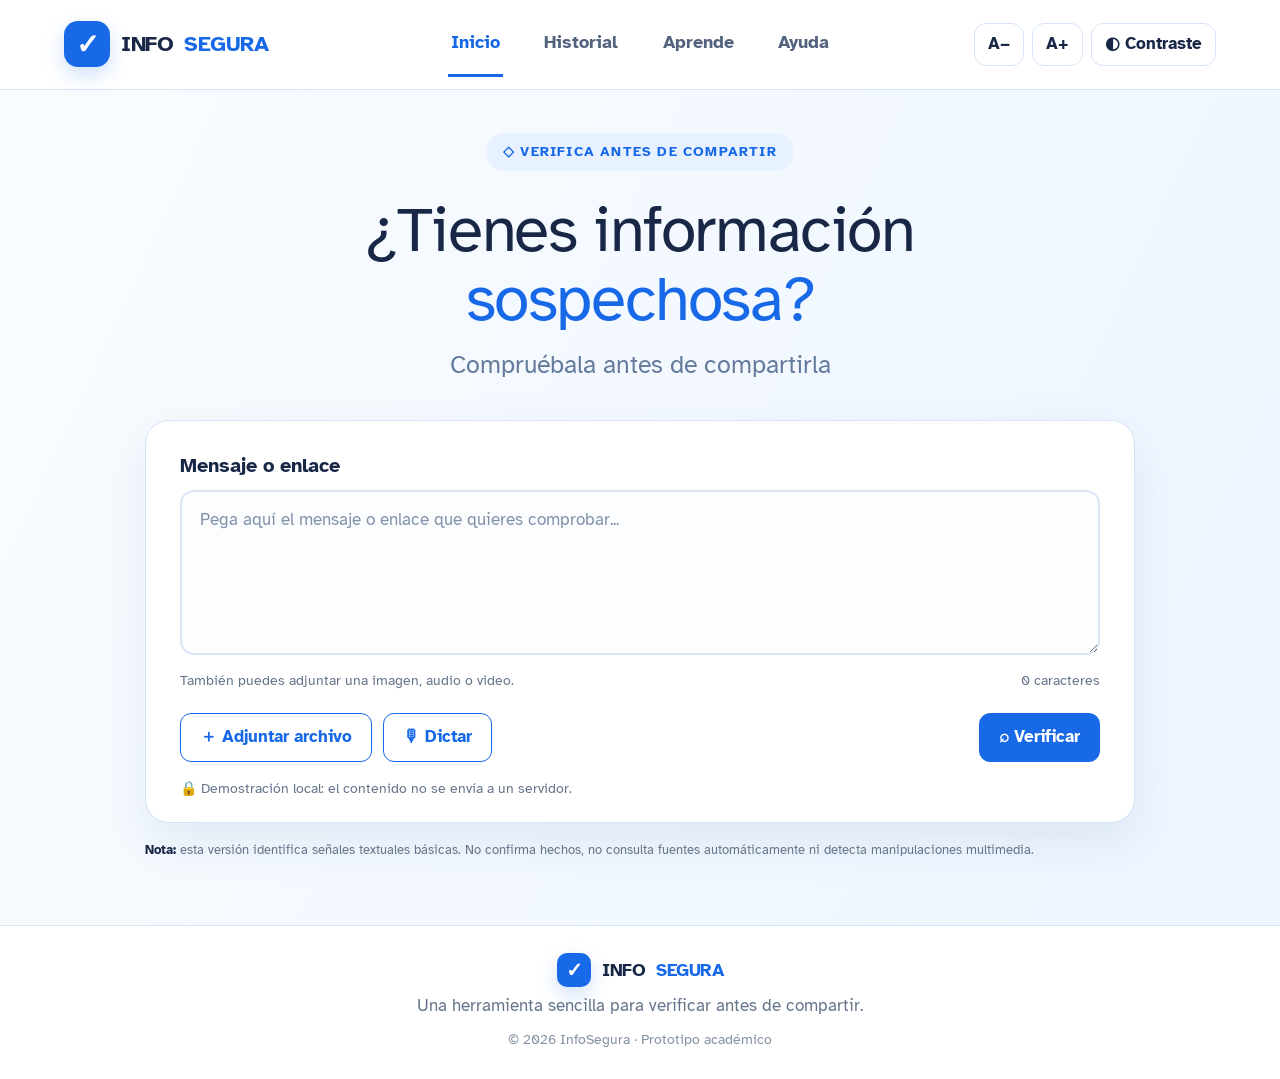
<file: index.html>
<!DOCTYPE html>
<html lang="es">
<head>
<meta charset="UTF-8"><meta name="viewport" content="width=device-width, initial-scale=1">
<meta name="description" content="InfoSegura: verifica antes de compartir.">
<title>InfoSegura</title>
<link rel="preconnect" href="https://fonts.googleapis.com">
<link href="https://fonts.googleapis.com/css2?family=Atkinson+Hyperlegible:wght@400;700&display=swap" rel="stylesheet">
<link rel="stylesheet" href="InfoSegura.css">
</head>
<body>
<a class="skip" href="#main">Saltar al contenido</a>
<header class="header">
  <a class="brand" href="#inicio"><span class="logo">✓</span> INFO<span>SEGURA</span></a>
  <button id="menuToggle" class="menu-toggle" aria-expanded="false" aria-controls="nav">☰</button>
  <nav id="nav" aria-label="Navegación principal">
    <a class="nav-link active" href="#inicio" data-page="inicio">Inicio</a>
    <a class="nav-link" href="#historial" data-page="historial">Historial</a>
    <a class="nav-link" href="#aprende" data-page="aprende">Aprende</a>
    <a class="nav-link" href="#ayuda" data-page="ayuda">Ayuda</a>
  </nav>
  <div class="access">
    <button id="fontDown" aria-label="Disminuir texto">A−</button>
    <button id="fontUp" aria-label="Aumentar texto">A+</button>
    <button id="contrast" aria-pressed="false">◐ Contraste</button>
  </div>
</header>
<main id="main">
<section id="inicio" class="page hero">
  <div class="eyebrow">◇ VERIFICA ANTES DE COMPARTIR</div>
  <h1>¿Tienes información <span>sospechosa?</span></h1>
  <p class="lead">Compruébala antes de compartirla</p>
  <form id="verifyForm" class="verify-card">
    <label for="content">Mensaje o enlace</label>
    <textarea id="content" rows="5" placeholder="Pega aquí el mensaje o enlace que quieres comprobar..." aria-describedby="inputError"></textarea>
    <div class="field-meta"><span>También puedes adjuntar una imagen, audio o video.</span><span id="counter">0 caracteres</span></div>
    <p id="inputError" class="error" role="alert" hidden></p>
    <div class="actions">
      <div class="secondary-actions">
        <label class="btn outline file-label" for="file">＋ Adjuntar archivo</label>
        <input id="file" type="file" accept="image/*,audio/*,video/*,.pdf,.txt" hidden>
        <button class="btn outline" type="button" id="dictate">🎙 Dictar</button>
      </div>
      <button class="btn primary" type="submit">⌕ Verificar</button>
    </div>
    <div id="filePreview" class="file-preview" hidden><span id="fileInfo"></span><button id="removeFile" type="button" aria-label="Quitar archivo">×</button></div>
    <p class="privacy">🔒 Demostración local: el contenido no se envía a un servidor.</p>
  </form>
  <p class="disclaimer"><strong>Nota:</strong> esta versión identifica señales textuales básicas. No confirma hechos, no consulta fuentes automáticamente ni detecta manipulaciones multimedia.</p>
</section>

<section id="resultado" class="page content" hidden>
  <div class="section-head"><span class="eyebrow">ANÁLISIS PRELIMINAR</span><h2>Resultado de tu revisión</h2><p>Revisa las señales y contrasta la información antes de decidir.</p></div>
  <article class="result-card">
    <div id="status" class="status caution"><span id="statusIcon">?</span><div><small>ESTADO DE LA REVISIÓN</small><h3 id="statusTitle">Requiere corroboración</h3><p id="statusDesc"></p></div></div>
    <div class="result-body"><h3>¿Qué encontramos?</h3><ul id="signals"></ul><div class="explanation"><h3>¿Qué significa?</h3><p id="explanation"></p></div>
      <div class="actions wrap"><button id="listen" class="btn outline" type="button">🔊 Escuchar explicación</button><button id="report" class="btn outline" type="button">↓ Descargar reporte</button><button id="save" class="btn primary" type="button">Guardar en historial</button></div>
    </div>
  </article>
  <article class="source-card"><h3>Fuentes para contrastar</h3><p>Esta demostración no ha consultado fuentes automáticamente. Comprueba la información en sitios oficiales y medios confiables.</p><a href="https://www.gob.pe/" target="_blank" rel="noopener">Gob.pe ↗</a><a href="https://www.inei.gob.pe/" target="_blank" rel="noopener">INEI ↗</a><a href="https://ojo-publico.com/" target="_blank" rel="noopener">OjoPúblico ↗</a></article>
  <div class="bottom-actions"><button id="newCheck" class="btn outline">Nueva verificación</button><button id="helpFromResult" class="btn text-btn">Necesito ayuda</button></div>
</section>

<section id="historial" class="page content" hidden>
  <div class="section-head"><span class="eyebrow">TUS CONSULTAS</span><h2>Historial de verificaciones</h2><p>Consulta los contenidos que revisaste anteriormente.</p></div>
  <div class="toolbar"><input id="searchHistory" type="search" placeholder="Buscar en el historial..."><button id="clearHistory" class="btn outline">Borrar historial</button></div>
  <div id="historyList" class="history-list"></div>
  <div id="emptyHistory" class="empty"><div class="empty-icon">◷</div><h3>Aún no tienes verificaciones</h3><p>Cuando revises un mensaje o enlace, podrás encontrarlo aquí.</p><a class="btn primary" href="#inicio">Verificar información</a></div>
</section>

<section id="aprende" class="page content" hidden>
  <div class="section-head"><span class="eyebrow">INFORMACIÓN PARA TI</span><h2>Aprende a verificar</h2><p>Consejos sencillos para reconocer información dudosa antes de compartirla.</p></div>
  <div class="learn-grid">
    <article class="learn-card"><span class="learn-icon">✉</span><small>MENSAJES</small><h3>Señales de una posible estafa</h3><p>Desconfía de la urgencia, los premios inesperados y las solicitudes de dinero o datos personales.</p><button class="learn-more" data-topic="scams">Ver recomendaciones →</button></article>
    <article class="learn-card"><span class="learn-icon">▧</span><small>IMÁGENES Y VIDEOS</small><h3>Contenido manipulado</h3><p>Busca el origen, revisa el contexto y compara con publicaciones de fuentes confiables.</p><button class="learn-more" data-topic="media">Ver recomendaciones →</button></article>
    <article class="learn-card"><span class="learn-icon">◉</span><small>INTELIGENCIA ARTIFICIAL</small><h3>Contenido generado con IA</h3><p>Una señal visual aislada no basta para confirmar que un contenido fue manipulado.</p><button class="learn-more" data-topic="ai">Ver recomendaciones →</button></article>
    <article class="learn-card"><span class="learn-icon">✓</span><small>VERIFICACIÓN</small><h3>Pasos para comprobar información</h3><p>Identifica al autor, revisa la fecha y contrasta la afirmación con más de una fuente.</p><button class="learn-more" data-topic="steps">Ver recomendaciones →</button></article>
  </div>
  <article id="learnDetail" class="detail-panel" hidden><button id="closeDetail" class="close" aria-label="Cerrar">×</button><h3 id="detailTitle"></h3><ol id="detailList"></ol></article>
</section>

<section id="ayuda" class="page content" hidden>
  <div class="section-head"><span class="eyebrow">ESTAMOS PARA AYUDARTE</span><h2>Centro de ayuda</h2><p>Encuentra orientación para utilizar InfoSegura.</p></div>
  <div class="help-grid">
    <div class="help-cards">
      <article class="learn-card"><h3>¿Cómo funciona?</h3><p>Escribe o adjunta contenido, inicia la revisión y lee las señales y recomendaciones.</p></article>
      <article class="learn-card"><h3>Apoyo de un familiar</h3><p>Puedes compartir el reporte descargado con una persona de confianza.</p></article>
      <article class="learn-card"><h3>Escuchar explicación</h3><p>En el resultado utiliza “Escuchar explicación”, si tu navegador admite lectura en voz alta.</p></article>
    </div>
    <form id="helpForm" class="help-form"><h3>Envíanos una consulta</h3><label for="helpName">Nombre</label><input id="helpName" required placeholder="Tu nombre"><label for="helpEmail">Correo electrónico</label><input id="helpEmail" type="email" required placeholder="nombre@correo.com"><label for="helpMessage">¿En qué podemos ayudarte?</label><textarea id="helpMessage" rows="4" required placeholder="Escribe tu consulta..."></textarea><button class="btn primary">Preparar consulta</button><p id="helpFeedback" role="status"></p><small>En esta versión el formulario valida los datos localmente, pero todavía no los envía.</small></form>
  </div>
</section>
</main>
<footer><a class="brand" href="#inicio"><span class="logo">✓</span> INFO<span>SEGURA</span></a><p>Una herramienta sencilla para verificar antes de compartir.</p><small>© 2026 InfoSegura · Prototipo académico</small></footer>
<div id="toast" class="toast" role="status" aria-live="polite"></div>
<script src="InfoSegura.js" defer></script>
</body></html>
</file>
<file: InfoSegura.css>
@import url('https://fonts.googleapis.com/css2?family=Atkinson+Hyperlegible:wght@400;700&display=swap');
:root{--blue:#1769e8;--blue-dark:#1454b8;--navy:#192747;--text:#26344e;--muted:#65758b;--pale:#eaf3ff;--page:#f7faff;--border:#d6e4f8;--white:#fff;--scale:1}
*{box-sizing:border-box}html{scroll-behavior:smooth;scroll-padding-top:95px}body{margin:0;font-family:'Atkinson Hyperlegible',Arial,sans-serif;font-size:calc(17px * var(--scale));line-height:1.55;color:var(--text);background:#fff}button,input,textarea{font:inherit}button,a,label{touch-action:manipulation}a{color:inherit;text-decoration:none}button{cursor:pointer}[hidden]{display:none!important}
:focus-visible{outline:3px solid #e9ae27;outline-offset:3px}.skip{position:absolute;top:-60px;left:12px;background:var(--navy);color:#fff;padding:10px;z-index:300}.skip:focus{top:8px}
.header{position:sticky;top:0;z-index:50;min-height:84px;padding:12px clamp(16px,5vw,80px);display:grid;grid-template-columns:1fr auto 1fr;align-items:center;gap:25px;background:#fff;border-bottom:1px solid var(--border)}
.brand{display:inline-flex;align-items:center;gap:11px;width:max-content;font-size:22px;font-weight:700;color:var(--navy);letter-spacing:-.5px}.brand>span:last-child{color:var(--blue)}.logo{display:grid;place-items:center;width:46px;height:46px;border-radius:14px;background:var(--blue);color:#fff;font-size:28px;box-shadow:0 8px 20px #1769e833}
.header nav{display:flex;align-items:center;gap:clamp(18px,3vw,48px)}.nav-link{padding:17px 3px;color:#53627d;font-size:18px;font-weight:700;border-bottom:3px solid transparent}.nav-link:hover,.nav-link.active{color:var(--blue)}.nav-link.active{border-color:var(--blue)}
.access{display:flex;justify-content:flex-end;gap:8px}.access button{min-height:43px;padding:7px 13px;border:1px solid var(--border);border-radius:12px;background:#fff;color:var(--navy);font-weight:700}.access button:hover{background:var(--pale)}.menu-toggle{display:none}
.page{min-height:65vh}.hero{padding:43px 18px 65px;text-align:center;background:linear-gradient(115deg,#f9fcff,#edf5ff)}.eyebrow{display:inline-block;padding:8px 17px;border-radius:99px;background:#e8f1ff;color:var(--blue);font-size:14px;font-weight:700;letter-spacing:1.2px}
.hero h1{max-width:800px;margin:25px auto 12px;font-size:clamp(39px,5vw,66px);line-height:1.08;letter-spacing:-1.4px;font-weight:400;color:var(--navy)}.hero h1 span{display:block;color:var(--blue)}.lead{margin:0 0 35px;color:#647b9b;font-size:clamp(19px,2vw,25px)}
.verify-card{max-width:990px;margin:auto;padding:29px 34px 23px;text-align:left;background:#fff;border:1px solid var(--border);border-radius:24px;box-shadow:0 18px 48px #1c4b8b18}.verify-card>label,.help-form label{display:block;margin-bottom:9px;font-size:20px;font-weight:700;color:var(--navy)}
textarea,input{width:100%;padding:15px 18px;border:2px solid #d9e5f6;border-radius:14px;background:#fbfdff;color:var(--navy)}textarea{resize:vertical;min-height:140px}textarea::placeholder,input::placeholder{color:#8192aa;opacity:1}textarea:focus,input:focus{outline:0;border-color:var(--blue);box-shadow:0 0 0 3px #1769e81c}
.field-meta{display:flex;justify-content:space-between;gap:10px;margin-top:6px;color:var(--muted);font-size:14px}.error{color:#b4232b;font-weight:700;margin:8px 0}.actions{display:flex;justify-content:space-between;align-items:center;gap:14px;margin-top:22px}.secondary-actions{display:flex;flex-wrap:wrap;gap:11px}.btn{min-height:47px;padding:10px 19px;display:inline-flex;align-items:center;justify-content:center;gap:8px;border:1px solid transparent;border-radius:11px;font-weight:700;transition:background .18s,transform .18s}.btn:hover{transform:translateY(-1px)}.primary{background:var(--blue);color:#fff;border-color:var(--blue)}.primary:hover{background:var(--blue-dark)}.outline{background:#fff;color:var(--blue);border:1.5px solid var(--blue)}.outline:hover{background:var(--pale)}.text-btn{background:transparent;color:var(--blue)}.file-label{cursor:pointer}.privacy{margin:16px 0 0;color:var(--muted);font-size:14px}.file-preview{display:flex;justify-content:space-between;align-items:center;margin-top:14px;padding:12px 14px;border:1px solid var(--border);border-radius:12px;background:#f8fbff}.file-preview button,.close{width:36px;height:36px;border:0;border-radius:50%;background:#edf3fc;color:var(--navy);font-size:24px}.disclaimer{max-width:990px;margin:17px auto 0;text-align:left;color:var(--muted);font-size:13px}.disclaimer strong{color:var(--navy)}
.content{padding:60px clamp(16px,6vw,85px) 78px;background:#f8fbff}.section-head{max-width:850px;margin:0 auto 32px;text-align:center}.section-head h2{margin:15px 0 9px;color:var(--navy);font-size:clamp(32px,4vw,45px);line-height:1.15}.section-head p{margin:0;color:var(--muted);font-size:19px}
.result-card,.source-card,.help-form,.detail-panel{max-width:980px;margin:0 auto 18px;border:1px solid var(--border);border-radius:19px;background:#fff;box-shadow:0 10px 30px #1c4b8b0c;overflow:hidden}.status{display:flex;align-items:center;gap:17px;padding:23px 28px;background:#fff6df;border-bottom:1px solid var(--border)}.status.risk{background:#fff0f0}.status.low{background:#eff9f3}.status>span{width:55px;height:55px;display:grid;place-items:center;flex:none;border-radius:50%;background:#edc45f;color:#533b00;font-size:28px;font-weight:700}.status.risk>span{background:#df6b70;color:white}.status.low>span{background:#4da879;color:white}.status small{color:var(--muted);font-weight:700;letter-spacing:1px}.status h3{margin:2px 0;color:var(--navy);font-size:24px}.status p{margin:0;color:var(--muted)}.result-body{padding:24px 28px 29px}.result-body h3,.source-card h3{margin:0 0 10px;color:var(--navy);font-size:21px}.result-body ul{padding-left:22px}.result-body li{padding:4px 0}.explanation{padding:17px;background:#f2f7ff;border-radius:12px}.explanation p{margin:0}.wrap{justify-content:flex-start;flex-wrap:wrap}.source-card{padding:22px 27px}.source-card p{color:var(--muted)}.source-card a{margin-right:18px;color:var(--blue);font-weight:700;text-decoration:underline}.bottom-actions{max-width:980px;margin:auto;display:flex;justify-content:space-between;gap:10px}
.toolbar{max-width:1050px;margin:0 auto 18px;display:flex;gap:12px}.toolbar input{max-width:520px;background:white}.history-list{max-width:1050px;margin:auto;display:grid;gap:11px}.history-item{display:flex;align-items:center;justify-content:space-between;gap:15px;padding:16px 18px;background:#fff;border:1px solid var(--border);border-radius:14px}.history-item strong,.history-item small{display:block;overflow-wrap:anywhere}.history-item strong{color:var(--navy)}.history-item small{color:var(--muted)}.history-actions{display:flex;align-items:center;gap:9px;flex-shrink:0}.pill{padding:5px 9px;border-radius:99px;background:#fff1d2;color:#795100;font-size:13px;font-weight:700}.pill.risk{background:#ffebeb;color:#a62d34}.pill.low{background:#e5f6ec;color:#12623d}.empty{text-align:center;padding:36px 15px;color:var(--muted)}.empty h3{color:var(--navy)}.empty-icon{font-size:42px;color:#86a6d4}
.learn-grid{max-width:1100px;margin:auto;display:grid;grid-template-columns:repeat(2,minmax(0,1fr));gap:18px}.learn-card{padding:24px;background:#fff;border:1px solid var(--border);border-radius:17px;box-shadow:0 7px 22px #1c4b8b0b}.learn-icon{display:grid;place-items:center;width:46px;height:46px;margin-bottom:12px;border-radius:13px;background:#eaf3ff;color:var(--blue);font-size:24px}.learn-card small{color:var(--blue);font-weight:700;letter-spacing:1px}.learn-card h3{margin:7px 0;color:var(--navy);font-size:22px}.learn-card p{color:var(--muted)}.learn-more{border:0;background:transparent;padding:5px 0;color:var(--blue);font-weight:700}.detail-panel{position:relative;padding:20px 27px}.detail-panel h3{color:var(--navy)}.detail-panel li{padding:4px 0}.close{position:absolute;right:15px;top:15px}
.help-grid{max-width:1050px;margin:auto;display:grid;grid-template-columns:1fr 1fr;gap:20px;align-items:start}.help-cards{display:grid;gap:13px}.help-form{display:grid;gap:9px;padding:24px}.help-form h3{margin:0 0 5px;color:var(--navy)}.help-form label{font-size:16px;margin:3px 0 0}.help-form input,.help-form textarea{padding:12px 14px}.help-form small,.help-form p{margin:0;color:var(--muted);font-size:13px}
footer{padding:27px 18px;text-align:center;border-top:1px solid var(--border);background:#fff}footer .brand{margin:auto;font-size:18px}footer .logo{width:34px;height:34px;border-radius:10px;font-size:20px}footer p{color:var(--muted);margin:6px}footer small{color:#8491a3}.toast{position:fixed;right:20px;bottom:20px;z-index:100;max-width:min(380px,calc(100vw - 40px));padding:13px 17px;border-radius:11px;background:var(--navy);color:white;box-shadow:0 8px 25px #0002;opacity:0;transform:translateY(10px);pointer-events:none;transition:.2s}.toast.show{opacity:1;transform:translateY(0)}
body.high-contrast{--blue:#003dbb;--blue-dark:#002c8a;--navy:#000;--text:#000;--muted:#222;--border:#333}body.high-contrast .hero,body.high-contrast .content{background:#fff}body.high-contrast .verify-card,body.high-contrast .learn-card,body.high-contrast .help-form,body.high-contrast .result-card,body.high-contrast .source-card{border:2px solid #111}
@media(max-width:950px){.header{grid-template-columns:1fr auto}.menu-toggle{display:block;grid-column:2;grid-row:1;width:43px;height:42px;border:1px solid var(--border);border-radius:10px;background:#fff;color:var(--navy);font-size:22px}.header nav{display:none;grid-column:1/-1;grid-row:2;flex-direction:column;align-items:stretch;gap:0}.header nav.open{display:flex}.nav-link{padding:10px;border-bottom:1px solid var(--border)}.access{grid-column:1/-1;justify-content:flex-start;grid-row:3}}
@media(max-width:680px){.header{padding:10px 15px;gap:8px}.brand{font-size:19px}.logo{width:40px;height:40px}.hero{padding:32px 14px 48px}.hero h1{letter-spacing:-.7px}.verify-card{padding:20px 16px;border-radius:17px}.verify-card>label{font-size:18px}.field-meta{flex-direction:column;gap:2px}.actions{flex-direction:column;align-items:stretch}.secondary-actions{display:grid;grid-template-columns:1fr 1fr}.actions>.primary{width:100%}.content{padding:40px 15px 55px}.learn-grid,.help-grid{grid-template-columns:1fr}.toolbar{flex-direction:column}.history-item{align-items:flex-start;flex-direction:column}.history-actions{width:100%;justify-content:space-between}.status{align-items:flex-start;padding:18px}.result-body{padding:20px}.result-body .btn{width:100%}.bottom-actions{flex-direction:column}.bottom-actions .btn{width:100%}}
@media(prefers-reduced-motion:reduce){*{scroll-behavior:auto!important;transition:none!important}}
</file>
